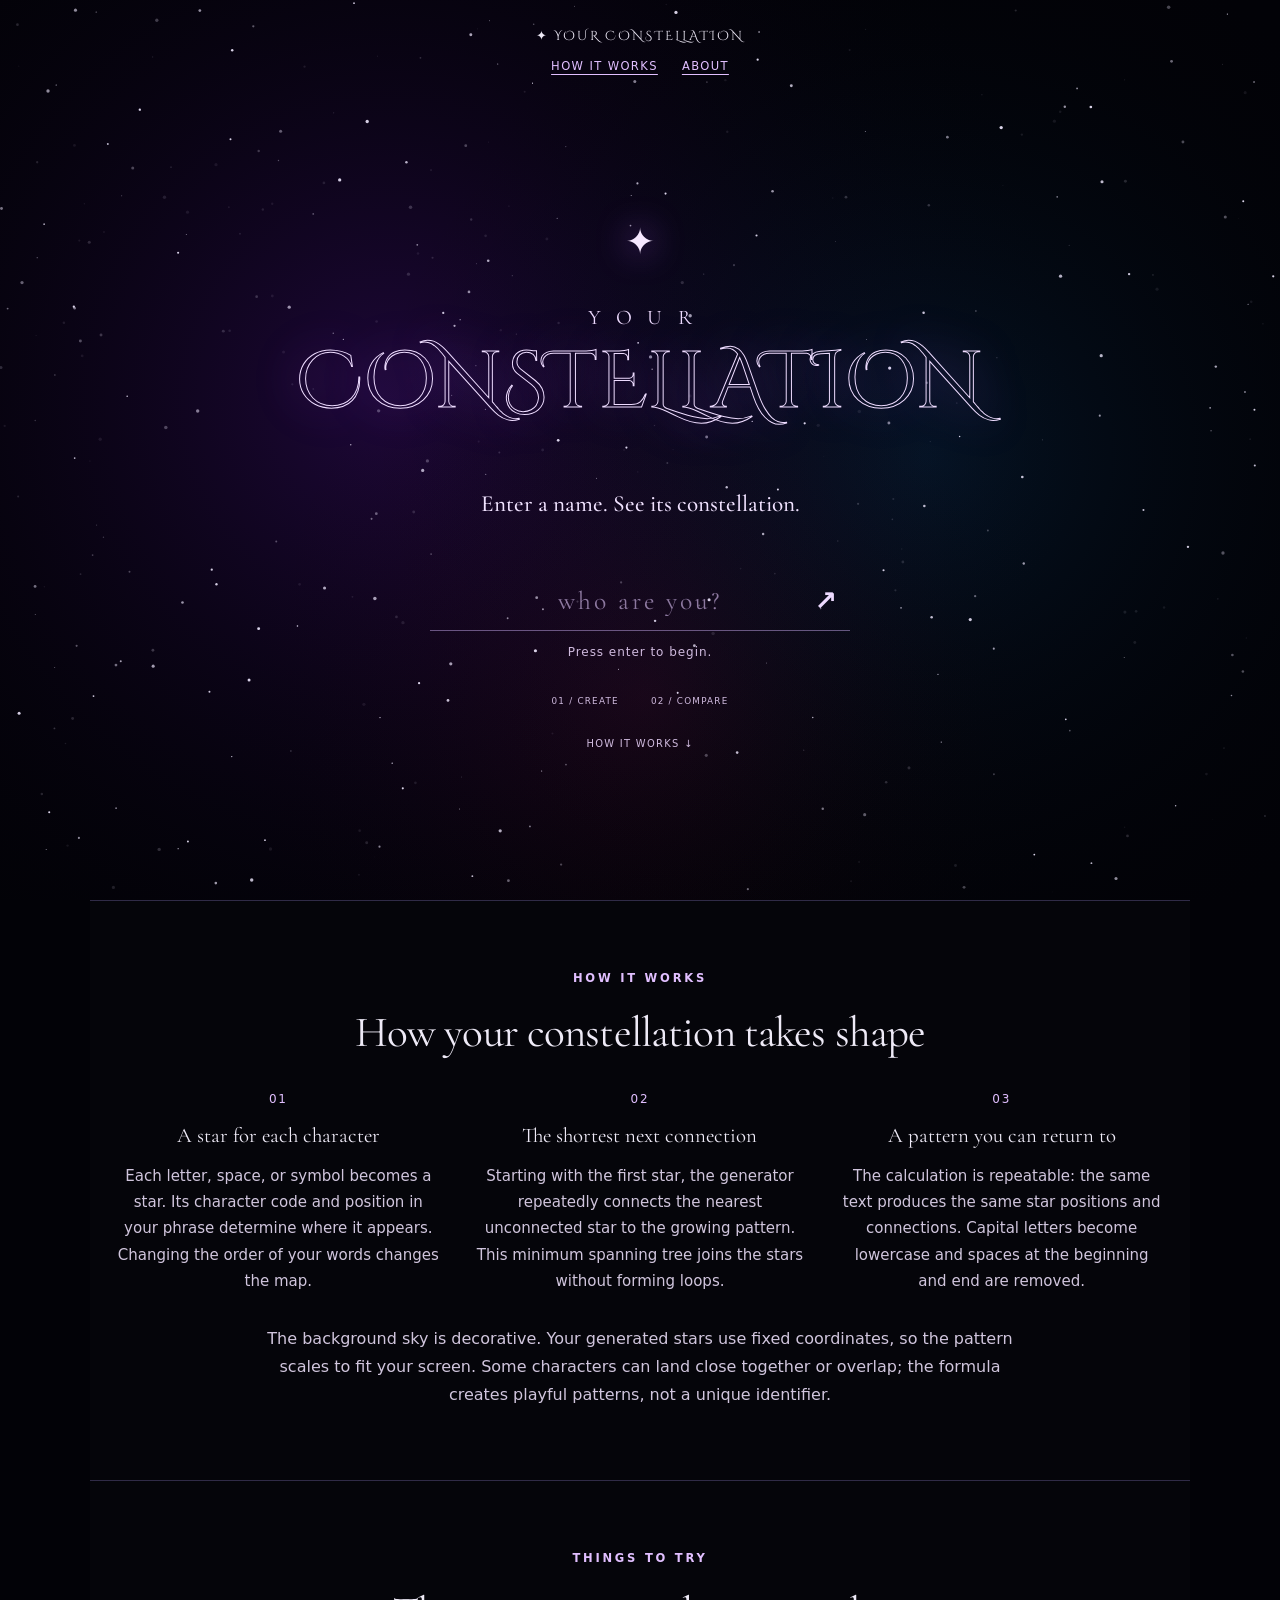
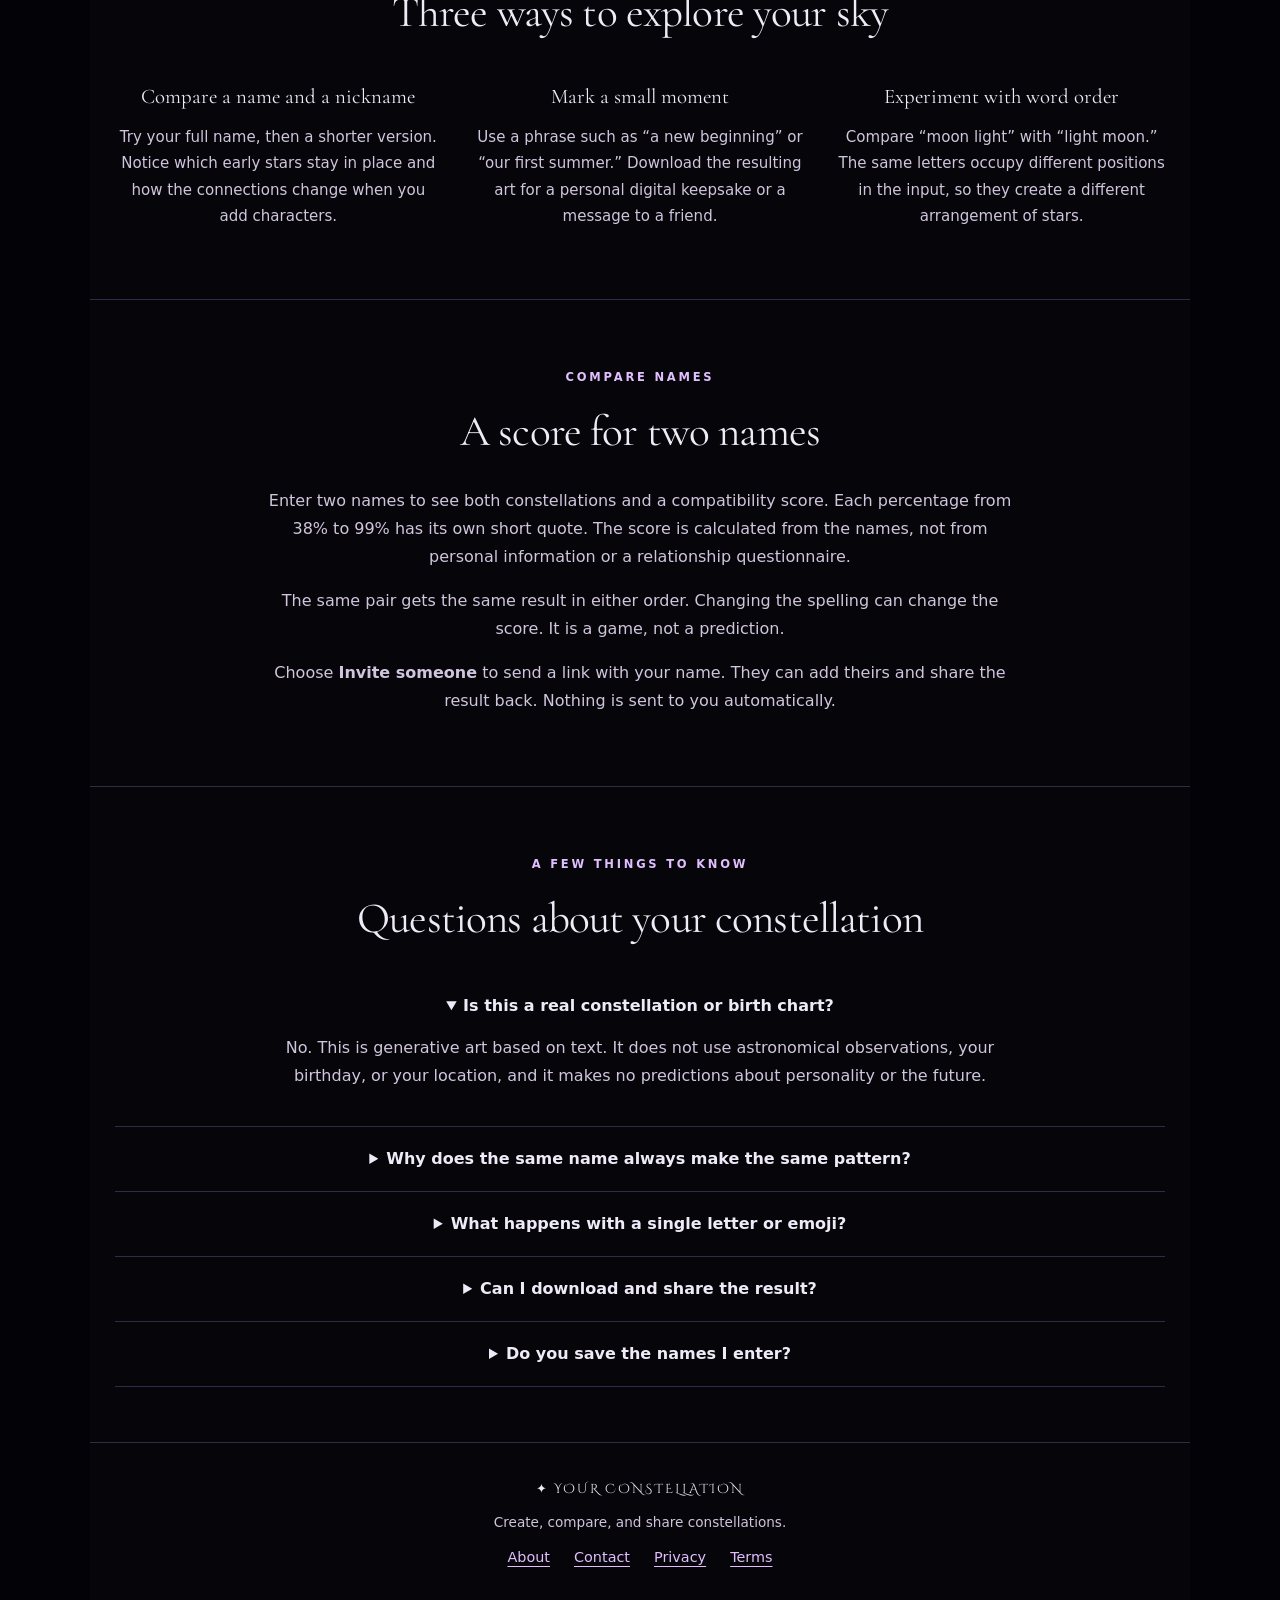
<file: frontend/index.html>
<!doctype html>
<html lang="en">
  <head>
    <meta charset="utf-8" />
    <meta name="viewport" content="width=device-width, initial-scale=1" />
    <meta
      name="description"
      content="Create an animated constellation from your name. Compare two names, get a fun compatibility score, and save or share your result."
    />
    <meta name="theme-color" content="#080817" />
    <meta
      property="og:title"
      content="Your Constellation — create and compare"
    />
    <meta
      property="og:description"
      content="Create your constellation, compare names, and share a compatibility score. Just for fun."
    />
    <meta property="og:type" content="website" />
    <title>Your Constellation — Personal Star Art Generator</title>
    <link rel="icon" href="favicon.svg" type="image/svg+xml" />
    <link rel="stylesheet" href="style.css" />
    <script src="constellation.js" defer></script>
    <script src="compatibility.js" defer></script>
    <script src="sketch.js" defer></script>
    <link rel="canonical" href="https://constellation.eshita.dev/" />
    <meta property="og:url" content="https://constellation.eshita.dev/" />
    <meta name="twitter:card" content="summary" />
  </head>
  <body class="home">
    <canvas id="ambient" aria-hidden="true"></canvas>
    <a class="skip-link" href="#main">Skip to content</a>
    <header class="site-header">
      <a class="brand" href="/">✦ Your Constellation</a>
      <nav aria-label="Main navigation">
        <a href="#how-it-works">How it works</a><a href="about.html">About</a>
      </nav>
    </header>
    <main id="main">
      <section class="intro" aria-labelledby="title">
        <div class="orbit-mark" aria-hidden="true">✦</div>
        <p class="eyebrow" id="intro-kicker"></p>
        <h1 id="title">
          <span>YOUR</span><span class="outline">CONSTELLATION</span>
        </h1>
        <p class="intro-copy" id="intro-copy">
          Enter a name. See its constellation.
        </p>
        <form id="constellation-form">
          <label class="sr-only" for="star-input">Your name</label>
          <div class="input-row">
            <input
              id="star-input"
              type="text"
              maxlength="60"
              placeholder="who are you?"
              required
              autocomplete="off"
              aria-describedby="input-help"
            /><button type="submit" aria-label="Reveal my constellation">
              ↗
            </button>
          </div>
          <p class="small" id="input-help">Press enter to begin.</p>
          <p id="entry-status" class="small" role="status"></p>
        </form>
        <div class="hero-bottom">
          <span>01 / CREATE</span><span>02 / COMPARE</span>
        </div>
        <a class="scroll-note" href="#how-it-works">HOW IT WORKS ↓</a>
        <noscript
          ><p>
            Enable JavaScript to create your constellation. You can still read
            about the generator below.
          </p></noscript
        >
      </section>
      <section class="content-section" id="how-it-works">
        <p class="eyebrow">How it works</p>
        <h2>How your constellation takes shape</h2>
        <div class="cards">
          <article>
            <span class="step">01</span>
            <h3>A star for each character</h3>
            <p>
              Each letter, space, or symbol becomes a star. Its character code
              and position in your phrase determine where it appears. Changing
              the order of your words changes the map.
            </p>
          </article>
          <article>
            <span class="step">02</span>
            <h3>The shortest next connection</h3>
            <p>
              Starting with the first star, the generator repeatedly connects
              the nearest unconnected star to the growing pattern. This minimum
              spanning tree joins the stars without forming loops.
            </p>
          </article>
          <article>
            <span class="step">03</span>
            <h3>A pattern you can return to</h3>
            <p>
              The calculation is repeatable: the same text produces the same
              star positions and connections. Capital letters become lowercase
              and spaces at the beginning and end are removed.
            </p>
          </article>
        </div>
        <p>
          The background sky is decorative. Your generated stars use fixed
          coordinates, so the pattern scales to fit your screen. Some characters
          can land close together or overlap; the formula creates playful
          patterns, not a unique identifier.
        </p>
      </section>
      <section class="content-section">
        <p class="eyebrow">Things to try</p>
        <h2>Three ways to explore your sky</h2>
        <div class="cards">
          <article>
            <h3>Compare a name and a nickname</h3>
            <p>
              Try your full name, then a shorter version. Notice which early
              stars stay in place and how the connections change when you add
              characters.
            </p>
          </article>
          <article>
            <h3>Mark a small moment</h3>
            <p>
              Use a phrase such as “a new beginning” or “our first summer.”
              Download the resulting art for a personal digital keepsake or a
              message to a friend.
            </p>
          </article>
          <article>
            <h3>Experiment with word order</h3>
            <p>
              Compare “moon light” with “light moon.” The same letters occupy
              different positions in the input, so they create a different
              arrangement of stars.
            </p>
          </article>
        </div>
      </section>
      <section class="content-section">
        <p class="eyebrow">Compare names</p>
        <h2>A score for two names</h2>
        <p>
          Enter two names to see both constellations and a compatibility score.
          Each percentage from 38% to 99% has its own short quote. The score is
          calculated from the names, not from personal information or a
          relationship questionnaire.
        </p>
        <p>
          The same pair gets the same result in either order. Changing the
          spelling can change the score. It is a game, not a prediction.
        </p>
        <p>
          Choose <strong>Invite someone</strong> to send a link with your name.
          They can add theirs and share the result back. Nothing is sent to you
          automatically.
        </p>
      </section>
      <section class="content-section faq">
        <p class="eyebrow">A few things to know</p>
        <h2>Questions about your constellation</h2>
        <details open>
          <summary>Is this a real constellation or birth chart?</summary>
          <p>
            No. This is generative art based on text. It does not use
            astronomical observations, your birthday, or your location, and it
            makes no predictions about personality or the future.
          </p>
        </details>
        <details>
          <summary>
            Why does the same name always make the same pattern?
          </summary>
          <p>
            The generator uses a fixed mathematical rule instead of random star
            positions. Case does not matter, but punctuation, internal spaces,
            and the order of characters do. The animated background is separate
            from your pattern.
          </p>
        </details>
        <details>
          <summary>What happens with a single letter or emoji?</summary>
          <p>
            A single Unicode code point creates one star with no connecting
            lines. Some emoji consist of several code points and can create
            several stars. The input accepts up to 60 characters as counted by
            your browser.
          </p>
        </details>
        <details>
          <summary>Can I download and share the result?</summary>
          <p>
            Save image downloads a portrait image with your complete
            constellation and its title. Copy result link creates a URL that
            recreates your text and pattern. The link contains your text, so
            avoid sharing private information.
          </p>
        </details>
        <details>
          <summary>Do you save the names I enter?</summary>
          <p>
            The generator processes text in your browser without sending it to a
            generation server. There is no account or saved gallery. Shared text
            is stored in the link’s fragment. Read our
            <a href="privacy.html">privacy notice</a> for hosting and
            external-link details.
          </p>
        </details>
      </section>
    </main>
    <dialog id="universe" aria-labelledby="sky-name">
      <canvas
        id="sky"
        role="img"
        aria-label="Your personal constellation"
      ></canvas>
      <div class="universe-ui">
        <div class="universe-top">
          <button id="back" type="button">← Back</button
          ><label class="motion"
            ><input type="checkbox" id="animate" /> Motion</label
          >
        </div>
        <header class="sky-heading">
          <p class="eyebrow" id="sky-kicker">YOUR CONSTELLATION</p>
          <h2 id="sky-name"></h2>
          <p id="sky-detail" class="small"></p>
        </header>
        <div class="universe-bottom">
          <section
            id="match-result"
            hidden
            aria-label="Cosmic compatibility result"
          >
            <p class="eyebrow">COMPATIBILITY</p>
            <div class="score-line">
              <span id="match-score"></span
              ><span class="match-type" id="match-type"></span>
            </div>
            <p class="match-quote" id="match-quote"></p>
            <p class="small playful">
              For fun. Names cannot predict a relationship.
            </p>
          </section>
          <p id="solo-quote" class="solo-quote">
            Add another name to see your compatibility score.
          </p>
          <form id="pair-form" hidden>
            <label for="partner-input">Their name</label>
            <div class="input-row">
              <input
                id="partner-input"
                maxlength="60"
                required
                autocomplete="off"
                placeholder="their name"
              /><button type="submit" aria-label="Reveal compatibility">
                ↗
              </button>
            </div>
            <button class="text-button" id="cancel-pair" type="button">
              Cancel
            </button>
          </form>
          <div class="result-actions">
            <button class="primary" id="add-person" type="button">
              Compare names ↗</button
            ><button id="invite" type="button">Invite someone</button
            ><button id="download" type="button">Save image ↓</button
            ><button id="share" type="button">Copy result link ↗</button>
          </div>
          <p
            id="status"
            class="small status"
            role="status"
            aria-live="polite"
          ></p>
          <div id="share-fallback" hidden>
            <label for="share-url">Copy this link</label
            ><input id="share-url" type="text" readonly />
          </div>
          <p class="share-note">
            Shared links and images contain the names you enter.
          </p>
        </div>
      </div>
    </dialog>
    <footer>
      <a class="brand" href="/">✦ Your Constellation</a>
      <p>Create, compare, and share constellations.</p>
      <nav aria-label="Footer">
        <a href="about.html">About</a><a href="contact.html">Contact</a
        ><a href="privacy.html">Privacy</a><a href="terms.html">Terms</a>
      </nav>
    </footer>
  </body>
</html>
</file>
<file: frontend/style.css>
:root {
  color-scheme: dark;
  --bg: #080817;
  --text: #eeeaf7;
  --muted: #b7b1cc;
  --line: #302b47;
  --accent: #d3bdff;
  font-family:
    system-ui,
    -apple-system,
    BlinkMacSystemFont,
    "Segoe UI",
    sans-serif;
  color: var(--text);
  background: var(--bg);
}
* {
  box-sizing: border-box;
}
html {
  scroll-behavior: smooth;
}
body {
  margin: 0;
  background: radial-gradient(ellipse at 50% 5%, #201735 0, transparent 45%);
}
a {
  color: var(--accent);
  text-underline-offset: 4px;
}
button,
input {
  font: inherit;
}
button {
  cursor: pointer;
  border: 1px solid #63517e;
  border-radius: 8px;
  background: #251c39;
  color: var(--text);
  padding: 12px 18px;
  font-weight: 600;
}
button:hover {
  background: #392a52;
}
button:disabled {
  opacity: 0.45;
  cursor: default;
}
a:focus-visible,
button:focus-visible,
input:focus-visible,
summary:focus-visible {
  outline: 3px solid #e1ccff;
  outline-offset: 5px;
}
input[type="text"] {
  min-width: 0;
  width: 100%;
  border: 1px solid #695a80;
  border-radius: 8px;
  background: #100e20;
  color: var(--text);
  padding: 14px 16px;
}
input[type="checkbox"] {
  accent-color: var(--accent);
  width: 18px;
  height: 18px;
}
.site-header,
main,
footer {
  width: min(1100px, calc(100% - 48px));
  margin: auto;
}
.site-header {
  display: flex;
  justify-content: space-between;
  align-items: center;
  gap: 24px;
  padding: 28px 0;
}
.brand {
  text-decoration: none;
  font-family: Georgia, serif;
  letter-spacing: 0.03em;
  color: var(--text);
}
nav {
  display: flex;
  gap: 24px;
  font-size: 0.9rem;
}
.intro {
  text-align: center;
  padding: 65px 0 35px;
  max-width: 780px;
  margin: auto;
}
.eyebrow {
  text-transform: uppercase;
  font-size: 0.72rem;
  letter-spacing: 0.24em;
  color: var(--accent);
  font-weight: 600;
}
h1,
h2,
h3 {
  font-family: Georgia, "Times New Roman", serif;
  font-weight: 400;
}
h1 {
  font-size: clamp(2.9rem, 7vw, 5.3rem);
  letter-spacing: -0.045em;
  line-height: 1.05;
  margin: 24px 0;
}
h1 em {
  color: var(--accent);
}
p {
  line-height: 1.75;
  color: var(--muted);
}
.intro > p:not(.eyebrow) {
  font-size: 1.06rem;
}
form {
  margin: 32px auto 16px;
  max-width: 690px;
  text-align: left;
}
label {
  display: block;
  font-size: 0.85rem;
  margin-bottom: 8px;
}
.input-row {
  display: flex;
  gap: 10px;
}
.input-row button {
  white-space: nowrap;
  background: var(--accent);
  color: #1d1233;
}
.small {
  font-size: 0.82rem;
  line-height: 1.6;
}
.examples {
  display: flex;
  justify-content: center;
  align-items: center;
  flex-wrap: wrap;
  gap: 10px;
  font-size: 0.8rem;
  color: var(--muted);
}
.examples button {
  border-color: var(--line);
  border-radius: 24px;
  padding: 7px 13px;
  background: transparent;
  font-weight: 400;
}
.studio {
  margin: 15px 0 70px;
}
.canvas-wrap {
  position: relative;
  height: clamp(310px, 48vw, 560px);
  overflow: hidden;
  border: 1px solid var(--line);
  border-radius: 18px;
  background: #050510;
}
canvas {
  display: block;
  width: 100%;
  height: 100%;
}
.sky-caption {
  position: absolute;
  left: 20px;
  right: 20px;
  bottom: 24px;
  text-align: center;
  pointer-events: none;
}
.sky-caption span {
  display: block;
}
#sky-name {
  font-family: Georgia, serif;
  font-size: clamp(1rem, 2.5vw, 1.45rem);
  overflow-wrap: anywhere;
}
#sky-detail {
  font-size: 0.72rem;
  color: var(--muted);
  margin-top: 8px;
}
.toolbar {
  display: flex;
  justify-content: space-between;
  align-items: center;
  gap: 16px;
  margin-top: 16px;
}
.motion {
  display: flex;
  align-items: center;
  gap: 8px;
  margin: 0;
  color: var(--muted);
}
.actions {
  display: flex;
  gap: 10px;
}
.status {
  min-height: 1.5em;
  color: var(--accent);
}
.content-section {
  padding: 48px 0;
  border-top: 1px solid var(--line);
  scroll-margin-top: 25px;
}
h2 {
  font-size: clamp(1.8rem, 4vw, 2.7rem);
  margin: 18px 0 30px;
  letter-spacing: -0.02em;
}
h3 {
  font-size: 1.3rem;
  margin: 16px 0 10px;
}
.cards {
  display: grid;
  grid-template-columns: repeat(3, 1fr);
  gap: 28px;
}
.cards p {
  font-size: 0.94rem;
}
.step {
  font-size: 0.75rem;
  color: var(--accent);
  letter-spacing: 0.15em;
}
.faq {
  max-width: 850px;
}
details {
  border-bottom: 1px solid var(--line);
  padding: 20px 0;
}
summary {
  cursor: pointer;
  font-weight: 600;
  line-height: 1.5;
}
details p {
  max-width: 750px;
}
footer {
  border-top: 1px solid var(--line);
  padding: 35px 0 45px;
}
footer p {
  font-size: 0.85rem;
}
footer nav {
  flex-wrap: wrap;
}
.skip-link {
  position: absolute;
  top: -100px;
  left: 12px;
  z-index: 5;
  background: var(--bg);
  padding: 15px;
}
.skip-link:focus {
  top: 10px;
}
.document {
  max-width: 760px;
  padding: 45px 0 70px;
  min-height: 65vh;
}
.document h1 {
  font-size: 3rem;
}
.document h2 {
  font-size: 1.7rem;
  margin: 35px 0 12px;
}
.document li {
  color: var(--muted);
  line-height: 1.8;
  margin-bottom: 8px;
}
[hidden] {
  display: none !important;
}
@media (max-width: 650px) {
  .site-header,
  main,
  footer {
    width: calc(100% - 32px);
  }
  .site-header {
    align-items: flex-start;
    gap: 16px;
  }
  .site-header nav {
    gap: 12px;
    font-size: 0.8rem;
  }
  .brand {
    font-size: 0.9rem;
  }
  .intro {
    padding-top: 32px;
  }
  .input-row {
    flex-direction: column;
  }
  .cards {
    grid-template-columns: 1fr;
    gap: 12px;
  }
  .toolbar {
    align-items: flex-start;
    flex-direction: column;
  }
  .actions {
    width: 100%;
  }
  .actions button {
    flex: 1;
    padding: 12px 8px;
    font-size: 0.85rem;
  }
  .content-section {
    padding: 32px 0;
  }
  .studio {
    margin-bottom: 40px;
  }
}
@media (prefers-reduced-motion: reduce) {
  html {
    scroll-behavior: auto;
  }
}
/* Immersive constellation experience */
.home {
  background: #020207;
}
.home #ambient {
  position: fixed;
  inset: 0;
  width: 100%;
  height: 100dvh;
  z-index: -1;
  pointer-events: none;
}
.home .site-header,
.home main,
.home footer {
  position: relative;
}
.home .site-header {
  position: absolute;
  top: 0;
  left: 0;
  right: 0;
  z-index: 2;
  padding: 28px 0;
}
.home .brand {
  font-size: 0.8rem;
  text-transform: uppercase;
  letter-spacing: 0.17em;
}
.home .site-header nav {
  font-size: 0.72rem;
  text-transform: uppercase;
  letter-spacing: 0.12em;
}
.intro {
  min-height: 100svh;
  max-width: none;
  display: flex;
  flex-direction: column;
  justify-content: center;
  align-items: center;
  padding: 110px 0 40px;
  position: relative;
}
.orbit-mark {
  font-size: 36px;
  color: #e8d8ff;
  text-shadow: 0 0 35px #b263ff;
  margin-bottom: 20px;
}
.intro .eyebrow {
  font-size: 0.65rem;
  letter-spacing: 0.24em;
}
.intro h1 {
  margin: 25px 0 22px;
  line-height: 1.03;
  text-align: center;
  width: 100%;
  font-weight: 400;
}
.intro h1 span {
  display: block;
  font-size: clamp(0.85rem, 2vw, 1.3rem);
  letter-spacing: 0.75em;
  margin-bottom: 14px;
  padding-left: 0.75em;
  color: #b5a0ce;
}
.intro h1 .outline {
  font-size: clamp(2.15rem, 7.2vw, 6rem);
  letter-spacing: 0.055em;
  padding: 0;
  color: transparent;
  -webkit-text-stroke: 1px #dfc5ff;
  text-shadow: 0 0 45px #a545ff44;
}
.intro .intro-copy {
  font-family: Georgia, serif;
  font-size: 1.05rem;
  max-width: 460px;
  color: #b9abc9;
  line-height: 1.8;
  text-wrap: balance;
}
.intro form {
  width: min(420px, 90%);
  margin: 22px auto 0;
}
.intro .input-row,
#pair-form .input-row {
  flex-direction: row;
  border-bottom: 1px solid #bfa3e780;
  gap: 8px;
}
.intro input[type="text"],
#pair-form input {
  border: 0;
  border-radius: 0;
  background: transparent;
  text-align: center;
  padding: 14px 0;
  font-family: Georgia, serif;
  font-size: 1.3rem;
  letter-spacing: 0.12em;
}
.intro input::placeholder {
  color: #8c789f;
}
.intro .input-row button,
#pair-form .input-row button {
  background: transparent;
  color: #eddaff;
  border: 0;
  font-size: 1.7rem;
  padding: 4px 13px;
}
.intro form .small {
  text-align: center;
  font-size: 0.68rem;
  letter-spacing: 0.08em;
  color: #9b8cab;
}
.hero-bottom {
  display: flex;
  gap: 32px;
  font-size: 0.55rem;
  letter-spacing: 0.14em;
  color: #9988ad;
  margin-top: 35px;
}
.scroll-note {
  font-size: 0.53rem;
  letter-spacing: 0.13em;
  text-decoration: none;
  color: #b4a2c7;
  margin-top: 32px;
}
.home .content-section {
  background: #07060bd9;
  padding: 55px 25px;
}
.home footer {
  background: #07060bea;
}
.sr-only {
  position: absolute;
  width: 1px;
  height: 1px;
  overflow: hidden;
  clip-path: inset(50%);
  white-space: nowrap;
}
.result-open {
  overflow: hidden;
}
#universe {
  position: fixed;
  inset: 0;
  width: 100%;
  height: 100dvh;
  max-width: none;
  max-height: none;
  margin: 0;
  padding: 0;
  border: 0;
  background: #020207;
  color: #f5edff;
  overflow: auto;
}
#universe::backdrop {
  background: #020207;
}
#sky {
  position: absolute;
  inset: 0;
  width: 100%;
  height: 100%;
  pointer-events: none;
}
.universe-ui {
  position: relative;
  min-height: 100%;
  display: flex;
  flex-direction: column;
  pointer-events: none;
  padding: 24px 36px 15px;
}
.universe-ui button,
.universe-ui input,
.universe-ui label,
.universe-ui a {
  pointer-events: auto;
}
.universe-top {
  display: flex;
  justify-content: space-between;
  align-items: center;
}
.universe-top button {
  background: transparent;
  border: 0;
  padding: 8px 0;
  color: #c6b7d7;
  font-size: 0.73rem;
  letter-spacing: 0.08em;
}
.motion {
  font-size: 0.7rem;
}
.sky-heading {
  text-align: center;
  margin: 10px auto 0;
  width: min(800px, 90%);
}
.sky-heading h2 {
  margin: 10px 0;
  font-size: clamp(1.5rem, 3.4vw, 3rem);
  color: #f3e5ff;
  overflow-wrap: anywhere;
  text-shadow: 0 0 30px #ac57ff88;
  line-height: 1.2;
}
.sky-heading .eyebrow {
  font-size: 0.58rem;
  letter-spacing: 0.23em;
}
.sky-heading .small {
  font-size: 0.56rem;
  letter-spacing: 0.18em;
  color: #b4a0c8;
}
.universe-bottom {
  margin-top: auto;
  padding-top: 130px;
  text-align: center;
  width: min(800px, 100%);
  margin-left: auto;
  margin-right: auto;
}
.solo-quote,
.match-quote {
  font-family: Georgia, serif;
  font-style: italic;
  color: #eadcf6;
  text-wrap: balance;
}
.solo-quote {
  font-size: 1.1rem;
  margin: 14px auto 25px;
  max-width: 420px;
}
.score-line {
  display: flex;
  align-items: center;
  justify-content: center;
  gap: 22px;
}
.score-line #match-score {
  font-family: Georgia, serif;
  font-size: 4.5rem;
  line-height: 1;
  letter-spacing: -0.07em;
  text-shadow: 0 0 40px #cf9aff44;
}
.match-type {
  max-width: 150px;
  text-align: left;
  text-transform: uppercase;
  font-size: 0.8rem;
  letter-spacing: 0.17em;
  color: #d5b4ff;
  line-height: 1.7;
}
.match-quote {
  font-size: 1.1rem;
  margin: 14px 0 8px;
}
.playful {
  font-size: 0.62rem;
  color: #a194b0;
  margin: 0 0 20px;
}
.result-actions {
  display: flex;
  flex-wrap: wrap;
  gap: 9px;
  justify-content: center;
}
.result-actions button {
  font-size: 0.7rem;
  font-weight: 400;
  border: 1px solid #655177;
  padding: 12px 17px;
  border-radius: 0;
  background: #0c0714d9;
  letter-spacing: 0.025em;
}
.result-actions .primary {
  background: #e5ceff;
  color: #160a23;
  border-color: #e5ceff;
}
.result-actions button:hover {
  border-color: #f4e8ff;
  background: #352044;
  color: white;
}
.status {
  font-size: 0.7rem;
  margin: 10px 0 0;
  min-height: 1.3em;
}
.share-note {
  font-size: 0.56rem;
  color: #95869f;
  margin: 6px 0 0;
}
#pair-form {
  pointer-events: auto;
  background: #0d0719f5;
  border: 1px solid #664580;
  padding: 22px;
  margin: 0 auto 18px;
  width: min(400px, 100%);
  box-shadow: 0 0 80px #000;
}
#pair-form label {
  font-family: Georgia, serif;
  font-size: 1.2rem;
}
#pair-form .text-button {
  border: 0;
  background: transparent;
  font-size: 0.7rem;
  margin-top: 12px;
  padding: 5px;
}
#share-fallback {
  pointer-events: auto;
  background: #10091a;
  padding: 12px;
  margin-top: 10px;
}
#share-fallback input {
  font-size: 0.7rem;
}
#match-result .eyebrow {
  font-size: 0.57rem;
  margin: 0 0 10px;
}
@media (max-width: 650px) {
  .home .site-header {
    padding: 22px 0;
  }
  .home .brand {
    font-size: 0.62rem;
    letter-spacing: 0.08em;
  }
  .home .site-header nav {
    font-size: 0.58rem;
    gap: 14px;
  }
  .intro {
    padding-top: 95px;
  }
  .intro h1 .outline {
    font-size: clamp(1.72rem, 7.6vw, 3.1rem);
    letter-spacing: 0.025em;
  }
  .intro .eyebrow {
    font-size: 0.5rem;
    letter-spacing: 0.13em;
  }
  .intro .intro-copy {
    font-size: 0.95rem;
    width: 90%;
  }
  .hero-bottom {
    gap: 16px;
    font-size: 0.45rem;
  }
  .scroll-note {
    font-size: 0.45rem;
  }
  .universe-ui {
    padding: 14px 16px 12px;
  }
  .sky-heading {
    margin-top: 10px;
  }
  .sky-heading h2 {
    font-size: 1.65rem;
  }
  .universe-bottom {
    padding-top: 100px;
  }
  .score-line #match-score {
    font-size: 3.5rem;
  }
  .match-type {
    font-size: 0.65rem;
    max-width: 115px;
  }
  .match-quote {
    font-size: 0.98rem;
    line-height: 1.45;
  }
  .result-actions {
    display: grid;
    grid-template-columns: 1fr 1fr;
  }
  .result-actions button {
    padding: 11px 7px;
    font-size: 0.64rem;
  }
  .playful {
    font-size: 0.56rem;
    margin-bottom: 14px;
  }
  .solo-quote {
    font-size: 1rem;
  }
  .share-note {
    font-size: 0.5rem;
  }
  .home .content-section {
    padding: 35px 16px;
  }
  .universe-top button {
    font-size: 0.65rem;
  }
}
@media (max-height: 650px) {
  .universe-ui {
    min-height: 650px;
  }
  #sky {
    height: 650px;
  }
  .intro {
    min-height: 650px;
  }
}
.home #ambient {
  z-index: 0;
}
.home main,
.home footer {
  z-index: 1;
}
.sky-heading h2.long-name {
  font-size: clamp(0.95rem, 2vw, 1.5rem);
}
@font-face {
  font-family: CinzelDecorative;
  src: url("fonts/cinzel-decorative.ttf") format("truetype");
  font-weight: 400;
  font-display: swap;
}
@font-face {
  font-family: Cormorant;
  src: url("fonts/cormorant-garamond.ttf") format("truetype");
  font-weight: 300 700;
  font-display: swap;
}
:root {
  --muted: #d0c5dd;
  --accent: #e1bfff;
}
h1,
h2,
h3,
.brand {
  font-family: Cormorant, Georgia, serif;
}
.home .brand {
  font-family: CinzelDecorative, Georgia, serif;
}
.site-header,
.home .site-header {
  flex-direction: column;
  justify-content: center;
  gap: 14px;
  text-align: center;
}
.site-header nav,
footer nav {
  justify-content: center;
}
.intro h1 .outline {
  font-family: CinzelDecorative, Georgia, serif;
  font-size: clamp(1.6rem, 6.4vw, 5rem);
  letter-spacing: 0.01em;
  -webkit-text-stroke: 1px #eedcff;
  text-shadow: 0 0 45px #a85bff60;
}
.intro h1 span:not(.outline) {
  font-family: Cormorant, Georgia, serif;
  color: #efdcff;
}
.intro .intro-copy {
  font-family: Cormorant, Georgia, serif;
  font-size: 1.45rem;
  color: #f0e2ff;
}
.intro .eyebrow:empty {
  display: none;
}
.intro form,
#pair-form {
  text-align: center;
}
.intro input[type="text"],
#pair-form input {
  font-family: Cormorant, Georgia, serif;
  font-size: 1.6rem;
  color: #fff;
  padding-left: 45px;
  padding-right: 45px;
}
.intro .input-row,
#pair-form .input-row {
  position: relative;
}
.intro .input-row button,
#pair-form .input-row button {
  position: absolute;
  right: 0;
  top: 0;
  height: 100%;
  margin: 0;
}
.intro form .small,
.hero-bottom,
.scroll-note {
  color: #d0bbdf;
}
.intro form .small {
  font-size: 0.75rem;
}
.hero-bottom {
  margin-top: 22px;
}
.scroll-note {
  font-size: 0.62rem;
}
.orbit-mark {
  animation: slow-turn 30s linear infinite;
  color: #f6e8ff;
}
.home .content-section,
.document,
footer {
  text-align: center;
}
.home .content-section > p,
.document > p {
  max-width: 760px;
  margin-left: auto;
  margin-right: auto;
}
.faq {
  margin: auto;
  max-width: 100%;
}
details p {
  margin-left: auto;
  margin-right: auto;
}
.cards {
  gap: 35px;
}
.cards article {
  text-align: center;
}
.document ul,
.document ol {
  list-style-position: inside;
  padding-left: 0;
}
.universe-top {
  justify-content: center;
  gap: 28px;
}
.universe-top button,
.motion {
  color: #e8d7f5;
}
.sky-heading h2 {
  font-family: Cormorant, Georgia, serif;
  font-weight: 500;
  font-size: clamp(2rem, 4.5vw, 3.8rem);
  margin: 5px auto;
  line-height: 1.05;
}
.sky-heading .small {
  color: #cfb7e3;
  font-size: 0.65rem;
}
.sky-heading .eyebrow {
  color: #ebd6ff;
}
.score-line {
  flex-direction: column;
  gap: 8px;
}
.score-line #match-score {
  font-family: Cormorant, Georgia, serif;
  font-size: 5.7rem;
  line-height: 0.85;
  font-weight: 500;
  letter-spacing: -0.05em;
}
.match-type {
  max-width: none;
  text-align: center;
  font-size: 0.65rem;
  color: #e5c4ff;
}
.match-quote,
.solo-quote {
  font-family: Cormorant, Georgia, serif;
  font-style: normal;
  font-size: 1.5rem;
  font-weight: 500;
  line-height: 1.25;
  color: #fff;
  max-width: 620px;
  margin-left: auto;
  margin-right: auto;
}
.playful {
  color: #c5b6d2;
  font-size: 0.64rem;
}
.share-note {
  color: #b8a4c8;
  font-size: 0.59rem;
}
.result-actions button {
  border-color: #a783c5;
  color: #f4e7ff;
}
.result-actions .primary {
  background: #e5c4ff;
  color: #100317;
}
.status {
  color: #ebd4ff;
}
#pair-form label {
  font-family: Cormorant, Georgia, serif;
  font-size: 1.5rem;
}
#share-fallback label {
  text-align: center;
}
#share-url {
  text-align: center;
}
.sky-heading {
  animation: reveal-in 1.2s ease both;
}
#match-result:not([hidden]) {
  animation: reveal-in 1.4s ease both;
}
@keyframes slow-turn {
  to {
    transform: rotate(360deg);
  }
}
@keyframes reveal-in {
  from {
    opacity: 0;
    filter: blur(6px);
    transform: translateY(8px);
  }
  to {
    opacity: 1;
    filter: blur(0);
    transform: translateY(0);
  }
}
@media (max-width: 650px) {
  .home .site-header {
    gap: 10px;
    padding-top: 20px;
  }
  .home .brand {
    font-size: 0.7rem;
  }
  .home .site-header nav {
    font-size: 0.63rem;
  }
  .intro {
    padding-top: 120px;
  }
  .intro h1 .outline {
    font-size: clamp(1.35rem, 6.25vw, 2.5rem);
  }
  .intro .intro-copy {
    font-size: 1.35rem;
  }
  .hero-bottom {
    font-size: 0.56rem;
    gap: 28px;
  }
  .scroll-note {
    font-size: 0.56rem;
  }
  .score-line #match-score {
    font-size: 4.7rem;
  }
  .match-quote {
    font-size: 1.3rem;
  }
  .match-type {
    font-size: 0.6rem;
  }
  .playful {
    font-size: 0.6rem;
  }
  .sky-heading h2 {
    font-size: 2rem;
  }
  .universe-top {
    gap: 30px;
  }
  .result-actions button {
    font-size: 0.67rem;
  }
  .share-note {
    font-size: 0.53rem;
  }
  .universe-bottom {
    padding-top: 85px;
  }
}
@media (prefers-reduced-motion: reduce) {
  .orbit-mark,
  .sky-heading,
  #match-result:not([hidden]) {
    animation: none;
  }
}
.intro > p.intro-copy {
  font-size: 1.45rem;
  font-weight: 500;
}
.motion-paused .orbit-mark,
.motion-paused .sky-heading,
.motion-paused #match-result:not([hidden]) {
  animation: none;
}
</file>
